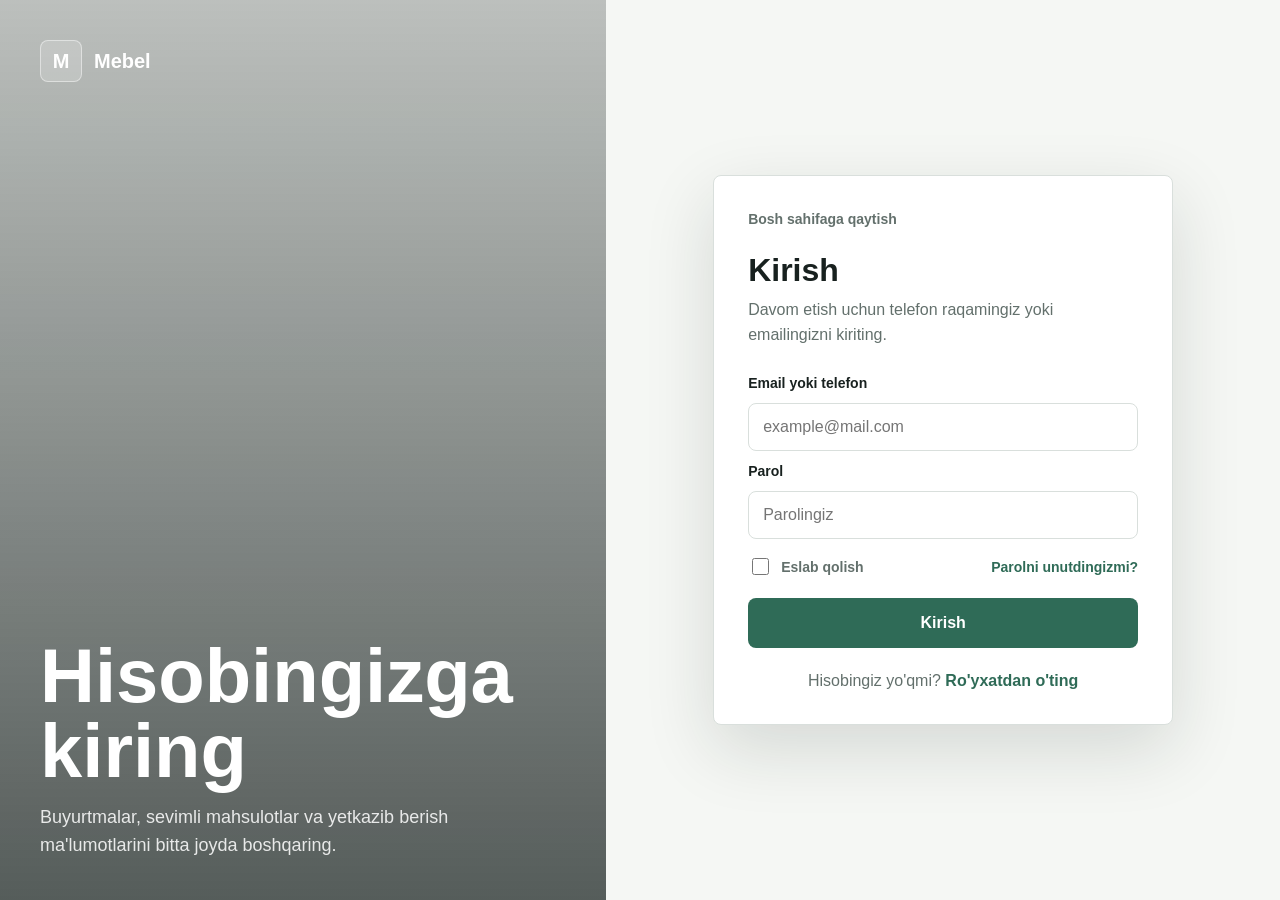
<file: login.html>
<!doctype html>
<html lang="uz">
  <head>
    <meta charset="utf-8" />
    <meta name="viewport" content="width=device-width, initial-scale=1" />
    <title>Kirish | Mebel</title>
    <link rel="stylesheet" href="auth.css" />
  </head>
  <body>
    <main class="auth-shell">
      <section class="auth-visual" aria-label="Mebel do'koni">
        <div class="brand">
          <span class="brand-mark">M</span>
          <span>Mebel</span>
        </div>
        <div class="visual-copy">
          <h1>Hisobingizga kiring</h1>
          <p>Buyurtmalar, sevimli mahsulotlar va yetkazib berish ma'lumotlarini bitta joyda boshqaring.</p>
        </div>
      </section>

      <section class="auth-panel" aria-labelledby="login-title">
        <div class="auth-card">
          <a class="back-link" href="index.html">Bosh sahifaga qaytish</a>
          <h2 id="login-title">Kirish</h2>
          <p class="auth-muted">Davom etish uchun telefon raqamingiz yoki emailingizni kiriting.</p>

          <form class="auth-form" action="#" method="post">
            <label for="login-identifier">Email yoki telefon</label>
            <input id="login-identifier" name="identifier" type="text" autocomplete="username" placeholder="example@mail.com" required />

            <label for="login-password">Parol</label>
            <input id="login-password" name="password" type="password" autocomplete="current-password" placeholder="Parolingiz" required />

            <div class="form-row">
              <label class="check">
                <input type="checkbox" name="remember" />
                <span>Eslab qolish</span>
              </label>
              <a href="#">Parolni unutdingizmi?</a>
            </div>

            <button class="primary-btn" type="submit">Kirish</button>
          </form>

          <p class="auth-switch">Hisobingiz yo'qmi? <a href="register.html">Ro'yxatdan o'ting</a></p>
        </div>
      </section>
    </main>
  </body>
</html>
</file>
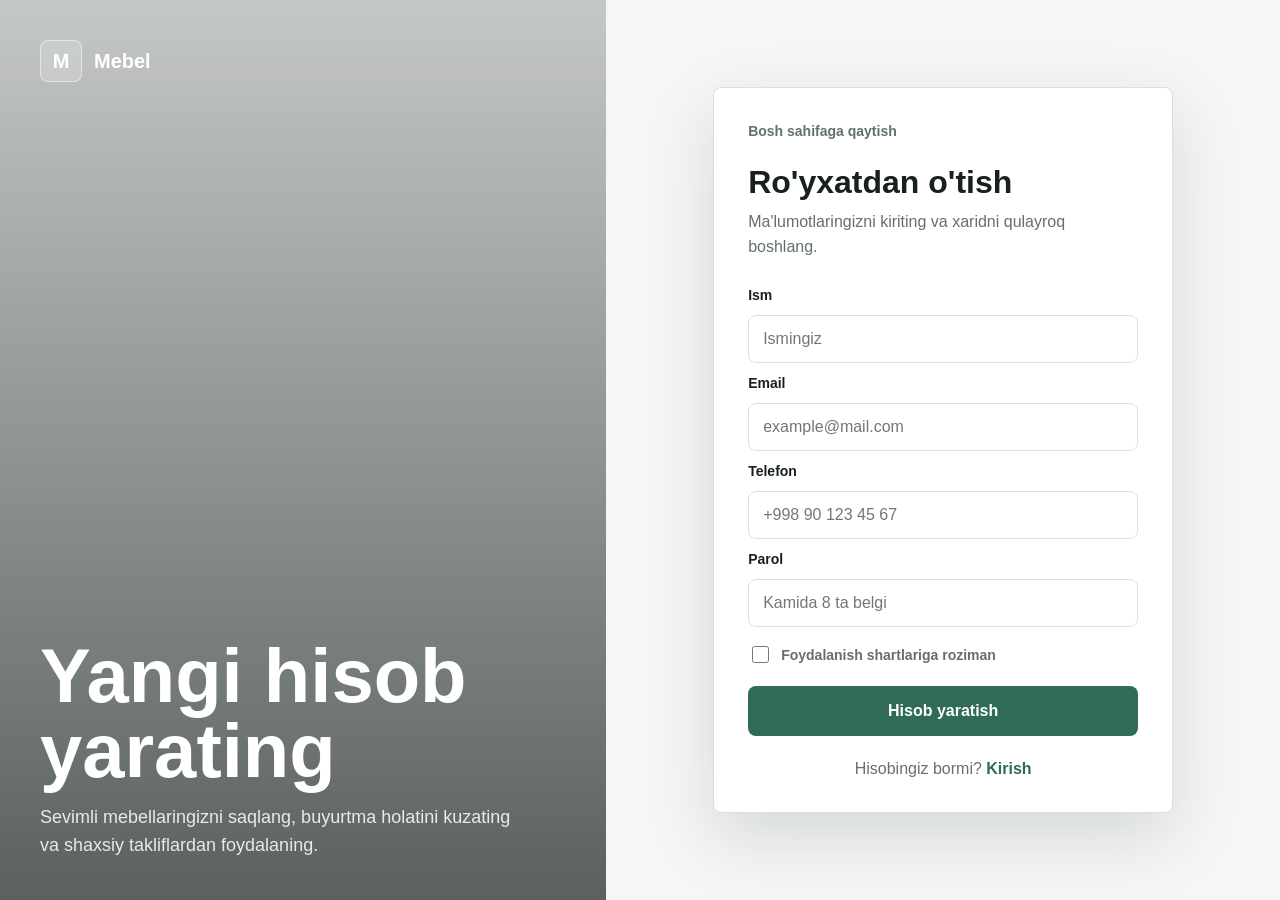
<file: register.html>
<!doctype html>
<html lang="uz">
  <head>
    <meta charset="utf-8" />
    <meta name="viewport" content="width=device-width, initial-scale=1" />
    <title>Ro'yxatdan o'tish | Mebel</title>
    <link rel="stylesheet" href="auth.css" />
  </head>
  <body>
    <main class="auth-shell">
      <section class="auth-visual register-visual" aria-label="Mebel do'koni">
        <div class="brand">
          <span class="brand-mark">M</span>
          <span>Mebel</span>
        </div>
        <div class="visual-copy">
          <h1>Yangi hisob yarating</h1>
          <p>Sevimli mebellaringizni saqlang, buyurtma holatini kuzating va shaxsiy takliflardan foydalaning.</p>
        </div>
      </section>

      <section class="auth-panel" aria-labelledby="register-title">
        <div class="auth-card">
          <a class="back-link" href="index.html">Bosh sahifaga qaytish</a>
          <h2 id="register-title">Ro'yxatdan o'tish</h2>
          <p class="auth-muted">Ma'lumotlaringizni kiriting va xaridni qulayroq boshlang.</p>

          <form class="auth-form" action="#" method="post">
            <label for="register-name">Ism</label>
            <input id="register-name" name="name" type="text" autocomplete="name" placeholder="Ismingiz" required />

            <label for="register-email">Email</label>
            <input id="register-email" name="email" type="email" autocomplete="email" placeholder="example@mail.com" required />

            <label for="register-phone">Telefon</label>
            <input id="register-phone" name="phone" type="tel" autocomplete="tel" placeholder="+998 90 123 45 67" required />

            <label for="register-password">Parol</label>
            <input id="register-password" name="password" type="password" autocomplete="new-password" placeholder="Kamida 8 ta belgi" minlength="8" required />

            <label class="check terms">
              <input type="checkbox" name="terms" required />
              <span>Foydalanish shartlariga roziman</span>
            </label>

            <button class="primary-btn" type="submit">Hisob yaratish</button>
          </form>

          <p class="auth-switch">Hisobingiz bormi? <a href="login.html">Kirish</a></p>
        </div>
      </section>
    </main>
  </body>
</html>
</file>
<file: auth.css>
:root {
  color-scheme: light;
  --ink: #18211f;
  --muted: #63706c;
  --line: #d9dfdc;
  --paper: #ffffff;
  --wash: #f5f7f4;
  --accent: #2f6b57;
  --accent-strong: #245443;
  --gold: #c68c3d;
  --shadow: 0 24px 70px rgba(24, 33, 31, 0.14);
}

* {
  box-sizing: border-box;
}

body {
  margin: 0;
  min-height: 100vh;
  color: var(--ink);
  background: var(--wash);
  font-family: Arial, Helvetica, sans-serif;
}

a {
  color: var(--accent);
  font-weight: 700;
  text-decoration: none;
}

a:hover {
  color: var(--accent-strong);
}

.auth-shell {
  display: grid;
  min-height: 100vh;
  grid-template-columns: minmax(320px, 0.9fr) minmax(360px, 1fr);
}

.auth-visual {
  position: relative;
  display: flex;
  min-height: 100vh;
  flex-direction: column;
  justify-content: space-between;
  padding: 40px;
  overflow: hidden;
  color: #fff;
  background:
    linear-gradient(180deg, rgba(24, 33, 31, 0.26), rgba(24, 33, 31, 0.72)),
    url("https://images.unsplash.com/photo-1616486338812-3dadae4b4ace?auto=format&fit=crop&w=1200&q=80") center / cover;
}

.register-visual {
  background:
    linear-gradient(180deg, rgba(24, 33, 31, 0.22), rgba(24, 33, 31, 0.7)),
    url("https://images.unsplash.com/photo-1555041469-a586c61ea9bc?auto=format&fit=crop&w=1200&q=80") center / cover;
}

.brand {
  display: inline-flex;
  align-items: center;
  gap: 12px;
  width: fit-content;
  font-size: 20px;
  font-weight: 800;
}

.brand-mark {
  display: grid;
  width: 42px;
  height: 42px;
  place-items: center;
  border: 1px solid rgba(255, 255, 255, 0.46);
  border-radius: 8px;
  background: rgba(255, 255, 255, 0.18);
}

.visual-copy {
  max-width: 560px;
}

.visual-copy h1 {
  margin: 0 0 16px;
  font-size: clamp(40px, 7vw, 76px);
  line-height: 0.98;
  letter-spacing: 0;
}

.visual-copy p {
  max-width: 480px;
  margin: 0;
  color: rgba(255, 255, 255, 0.86);
  font-size: 18px;
  line-height: 1.55;
}

.auth-panel {
  display: grid;
  min-height: 100vh;
  place-items: center;
  padding: 32px;
}

.auth-card {
  width: min(100%, 460px);
  padding: 34px;
  border: 1px solid var(--line);
  border-radius: 8px;
  background: var(--paper);
  box-shadow: var(--shadow);
}

.back-link {
  display: inline-block;
  margin-bottom: 26px;
  color: var(--muted);
  font-size: 14px;
}

.auth-card h2 {
  margin: 0 0 10px;
  font-size: 32px;
  line-height: 1.1;
  letter-spacing: 0;
}

.auth-muted {
  margin: 0 0 28px;
  color: var(--muted);
  line-height: 1.55;
}

.auth-form {
  display: grid;
  gap: 12px;
}

.auth-form label {
  font-size: 14px;
  font-weight: 700;
}

.auth-form input[type="text"],
.auth-form input[type="email"],
.auth-form input[type="tel"],
.auth-form input[type="password"] {
  width: 100%;
  height: 48px;
  padding: 0 14px;
  border: 1px solid var(--line);
  border-radius: 8px;
  color: var(--ink);
  font: inherit;
  outline: none;
  transition: border-color 0.18s ease, box-shadow 0.18s ease;
}

.auth-form input:focus {
  border-color: var(--accent);
  box-shadow: 0 0 0 4px rgba(47, 107, 87, 0.14);
}

.form-row {
  display: flex;
  align-items: center;
  justify-content: space-between;
  gap: 16px;
  margin: 4px 0 8px;
  font-size: 14px;
}

.check {
  display: inline-flex;
  align-items: center;
  gap: 9px;
  color: var(--muted);
  font-weight: 600;
}

.check input {
  width: 17px;
  height: 17px;
  accent-color: var(--accent);
}

.terms {
  margin: 4px 0 8px;
}

.primary-btn {
  display: inline-flex;
  min-height: 50px;
  align-items: center;
  justify-content: center;
  border: 0;
  border-radius: 8px;
  color: #fff;
  background: var(--accent);
  font: inherit;
  font-weight: 800;
  cursor: pointer;
  transition: background 0.18s ease, transform 0.18s ease;
}

.primary-btn:hover {
  background: var(--accent-strong);
  transform: translateY(-1px);
}

.auth-switch {
  margin: 24px 0 0;
  color: var(--muted);
  text-align: center;
}

@media (max-width: 860px) {
  .auth-shell {
    grid-template-columns: 1fr;
  }

  .auth-visual {
    min-height: 320px;
    padding: 26px;
  }

  .visual-copy h1 {
    font-size: 42px;
  }

  .auth-panel {
    min-height: auto;
    padding: 24px 18px 36px;
  }

  .auth-card {
    padding: 26px;
  }
}

@media (max-width: 460px) {
  .form-row {
    align-items: flex-start;
    flex-direction: column;
    gap: 10px;
  }

  .auth-card h2 {
    font-size: 28px;
  }
}
</file>
